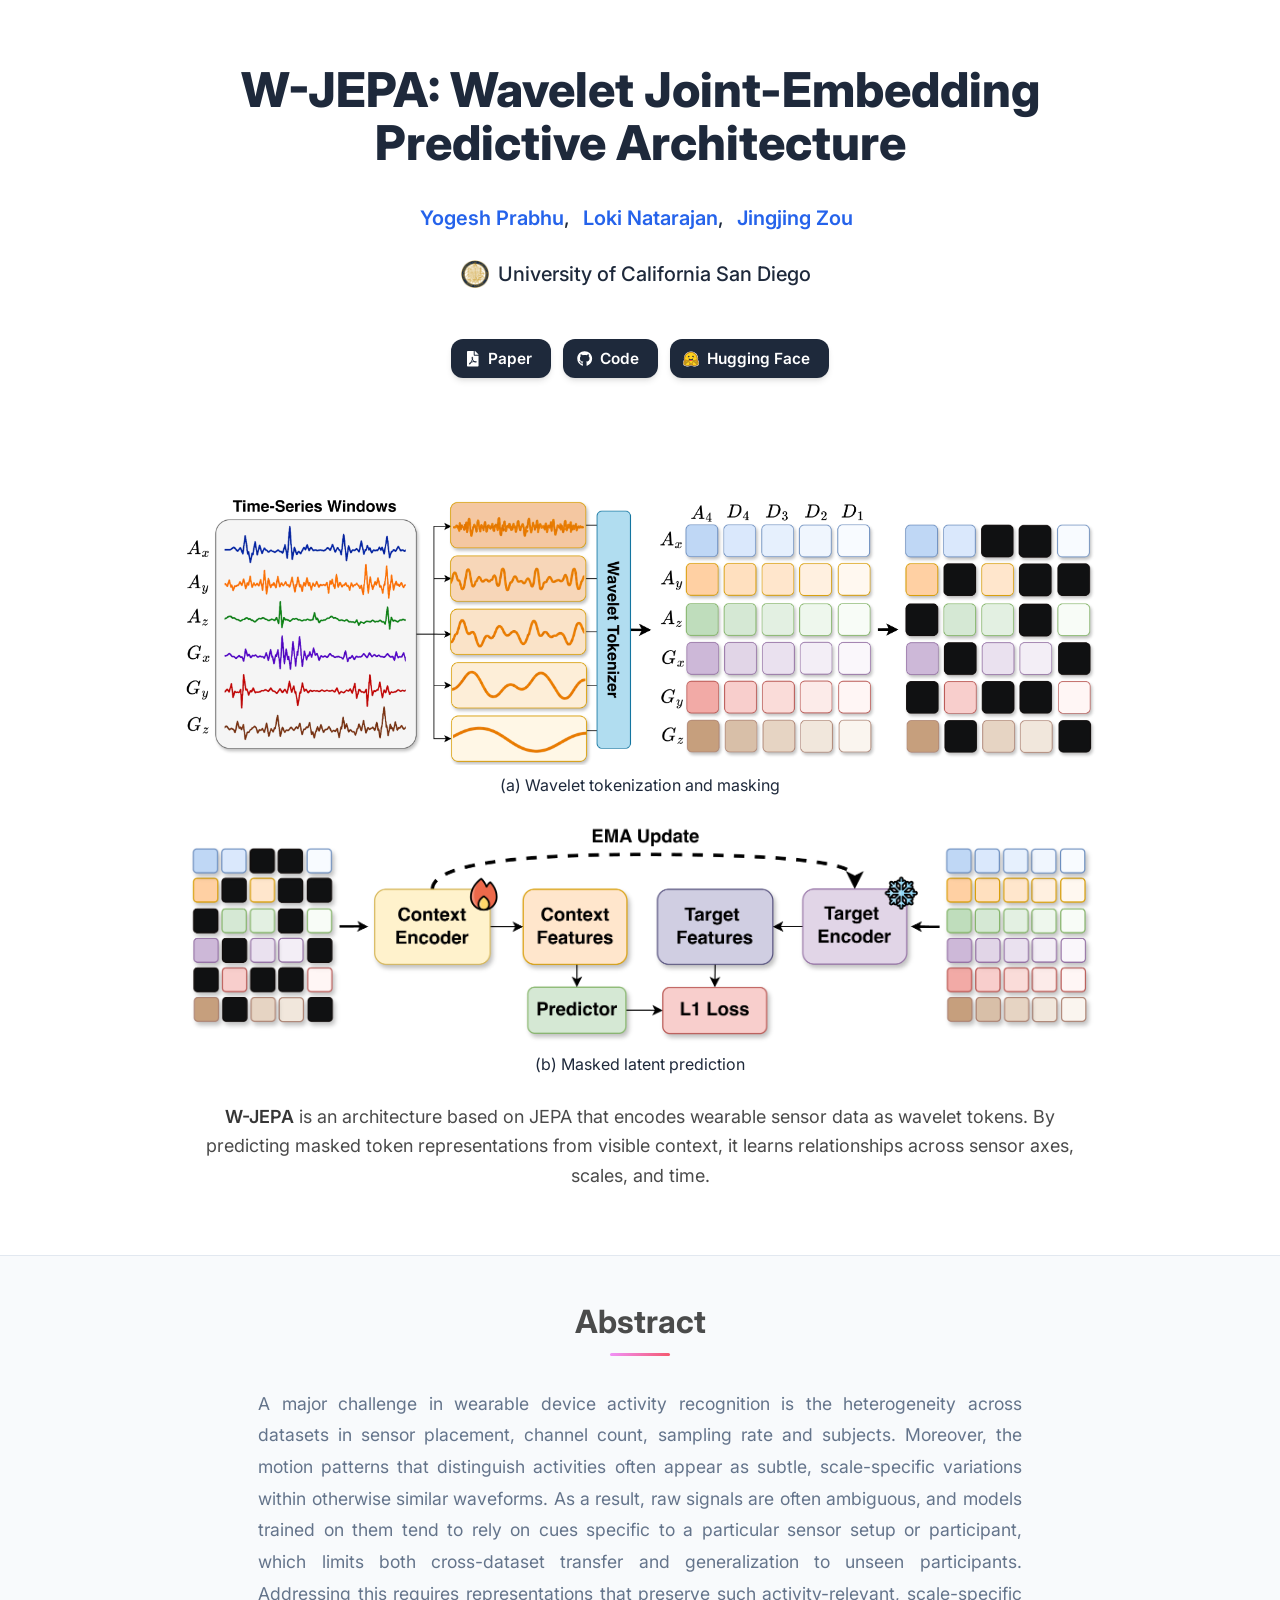
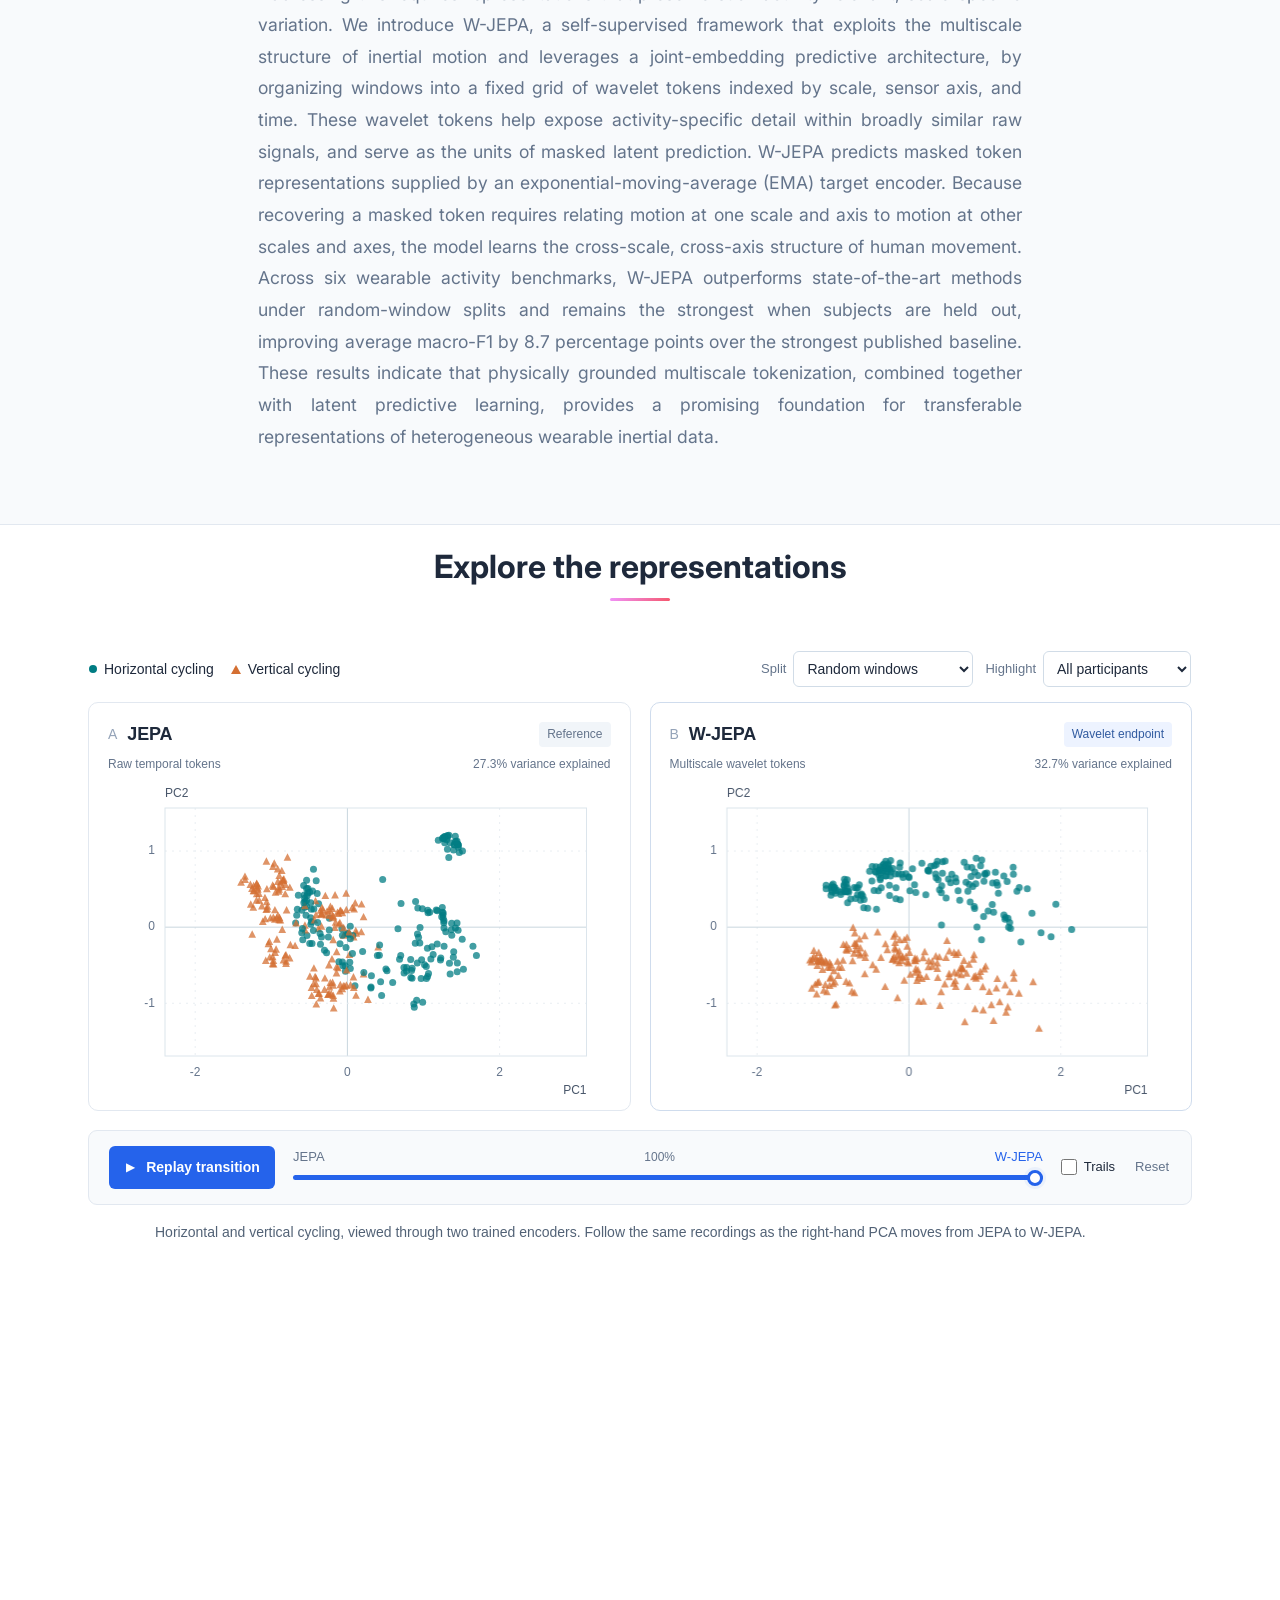
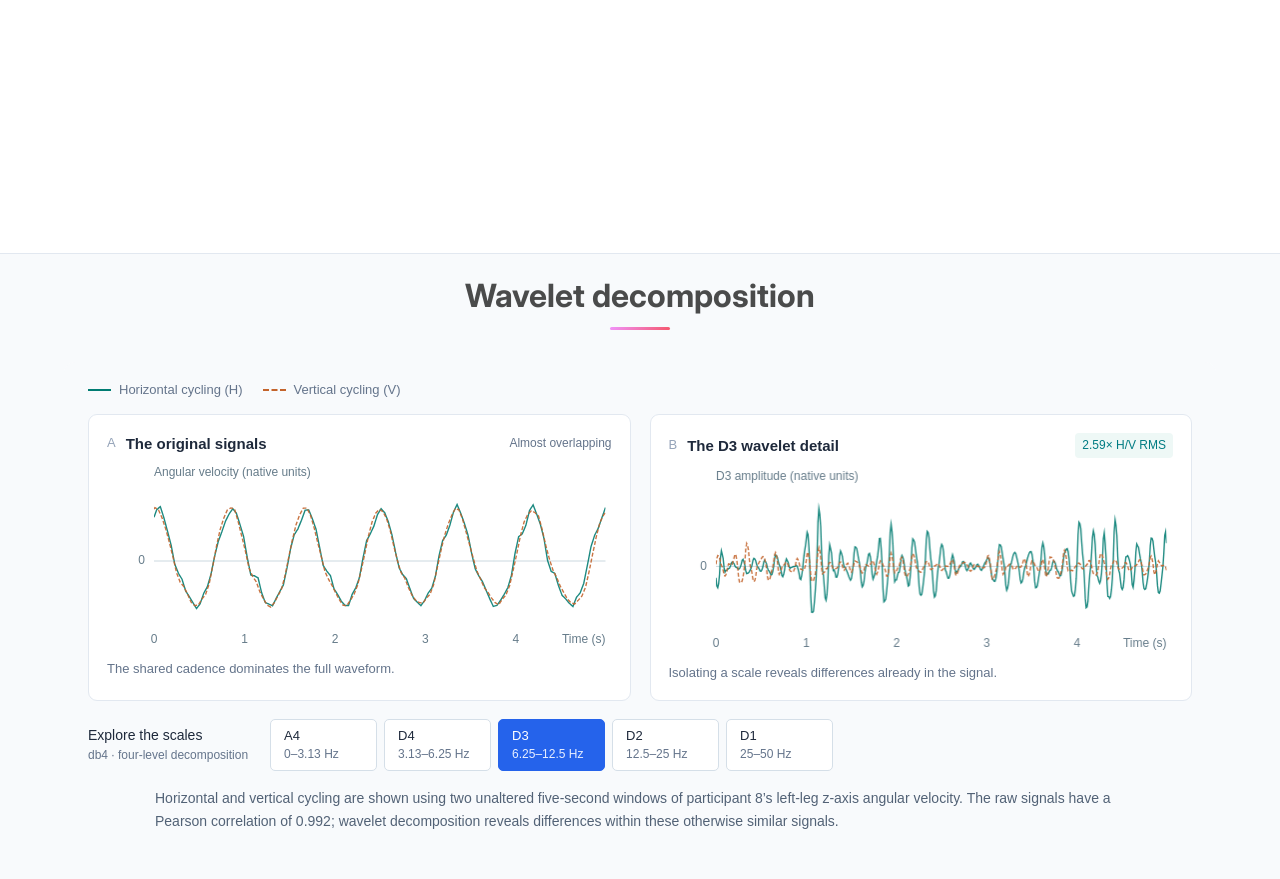
<file: index.html>
<!DOCTYPE html>
<html lang="en">
<head>
  <meta charset="utf-8">
  <meta name="viewport" content="width=device-width, initial-scale=1">
  <title>W-JEPA: Wavelet Joint-Embedding Predictive Architecture</title>
  <meta name="description" content="W-JEPA learns transferable wearable activity representations through wavelet tokenization and masked latent prediction across scales and sensor axes.">
  <meta name="author" content="Yogesh Prabhu, Loki Natarajan, Jingjing Zou">
  <meta name="keywords" content="W-JEPA, wavelets, wearable activity recognition, self-supervised learning, joint-embedding predictive architecture">
  <meta name="citation_title" content="W-JEPA: Wavelet Joint-Embedding Predictive Architecture for Wearable Activity Recognition">
  <meta name="citation_author" content="Prabhu, Yogesh">
  <meta name="citation_author" content="Natarajan, Loki">
  <meta name="citation_author" content="Zou, Jingjing">
  <meta name="theme-color" content="#2563eb">
  <meta property="og:type" content="article">
  <meta property="og:title" content="W-JEPA: Wavelet Joint-Embedding Predictive Architecture">
  <meta property="og:description" content="Wavelet tokens as the units of masked latent prediction for wearable activity recognition.">
  <link rel="icon" href="wave.svg" type="image/svg+xml" sizes="any">
  <link rel="preconnect" href="https://fonts.googleapis.com">
  <link rel="preconnect" href="https://fonts.gstatic.com" crossorigin>
  <link href="https://fonts.googleapis.com/css2?family=Inter:wght@400;500;600;700;800&display=swap" rel="stylesheet">
  <!-- Original Academic Project Page Template styles. -->
  <link rel="stylesheet" href="static/css/bulma.min.css">
  <link rel="stylesheet" href="static/css/index.css">
  <link rel="stylesheet" href="static/css/wjepa.css">
  <script defer src="static/js/fontawesome.all.min.js"></script>
  <script defer src="static/js/index.js"></script>
  <script defer src="embed.js"></script>
</head>
<body>
  <a class="skip-link" href="#main-content">Skip to content</a>
  <button class="scroll-to-top" id="scroll-to-top" title="Scroll to top" aria-label="Scroll to top"><i class="fas fa-chevron-up" aria-hidden="true"></i></button>
  <main id="main-content">
    <section class="hero">
      <div class="hero-body">
        <div class="container is-max-desktop">
          <div class="columns is-centered">
            <div class="column has-text-centered">
              <h1 class="title is-1 publication-title">W-JEPA: Wavelet Joint-Embedding Predictive Architecture</h1>
              <div class="is-size-5 publication-authors">
                <span class="author-block"><span class="author-name">Yogesh Prabhu</span>,</span>
                <span class="author-block"><span class="author-name">Loki Natarajan</span>,</span>
                <span class="author-block"><span class="author-name">Jingjing Zou</span></span>
              </div>
              <div class="is-size-5 publication-authors">
                <span class="author-block affiliation"><img class="institution-icon" src="static/images/ucsd-seal.png" width="28" height="28" alt=""><span>University of California San Diego</span></span>
              </div>
              <div class="column has-text-centered">
                <div class="publication-links">
                  <span class="link-block"><a href="https://arxiv.org/pdf/2610.19411" target="_blank" rel="noopener" title="Read the W-JEPA paper PDF" class="external-link button is-normal is-rounded is-dark"><span class="icon"><i class="fas fa-file-pdf" aria-hidden="true"></i></span><span>Paper</span></a></span>
                  <span class="link-block"><a href="https://github.com/Yogesh914/wjepa" target="_blank" rel="noopener" title="View the W-JEPA code on GitHub" class="external-link button is-normal is-rounded is-dark"><span class="icon"><i class="fab fa-github" aria-hidden="true"></i></span><span>Code</span></a></span>
                  <span class="link-block"><a href="https://huggingface.co/zou-research-lab/wjepa" target="_blank" rel="noopener" title="Download W-JEPA checkpoints on Hugging Face" class="external-link button is-normal is-rounded is-dark"><span class="icon" aria-hidden="true"><img class="brand-icon" src="static/images/huggingface.svg" width="20" height="20" alt=""></span><span>Hugging Face</span></a></span>
                </div>
                <p id="resource-status" class="resource-status" role="status" aria-live="polite"></p>
              </div>
            </div>
          </div>
        </div>
      </div>
    </section>

    <!-- Main paper figure replaces the template's teaser video. -->
    <section class="hero teaser" aria-label="W-JEPA architecture">
      <div class="container is-max-desktop">
        <div class="hero-body">
          <figure class="architecture-figure">
            <a href="static/images/wavelet-tokenization.png" target="_blank" rel="noopener" aria-label="Open the wavelet tokenization figure at full resolution"><img src="static/images/wavelet-tokenization.png" width="5737" height="1691" alt="Multichannel inertial windows pass through a fixed wavelet tokenizer to form a channel-by-band grid. Random channel–band token pairs are masked." fetchpriority="high"></a>
            <p class="panel-caption">(a) Wavelet tokenization and masking</p>
            <a href="static/images/jepa-architecture.png" target="_blank" rel="noopener" aria-label="Open the masked latent prediction figure at full resolution"><img src="static/images/jepa-architecture.png" width="3952" height="954" alt="Visible wavelet tokens enter a context encoder and predictor. An EMA target encoder supplies full-input latent targets for the masked positions, trained using an L1 loss."></a>
            <p class="panel-caption">(b) Masked latent prediction</p>
            <figcaption class="subtitle has-text-centered"><strong>W-JEPA</strong> is an architecture based on JEPA that encodes wearable sensor data as wavelet tokens. By predicting masked token representations from visible context, it learns relationships across sensor axes, scales, and time.</figcaption>
          </figure>
        </div>
      </div>
    </section>

    <section class="section hero is-light" id="abstract">
      <div class="container is-max-desktop">
        <div class="columns is-centered has-text-centered">
          <div class="column is-four-fifths">
            <h2 class="title is-3">Abstract</h2>
            <div class="content has-text-justified">
              <p>A major challenge in wearable device activity recognition is the heterogeneity across datasets in sensor placement, channel count, sampling rate and subjects. Moreover, the motion patterns that distinguish activities often appear as subtle, scale-specific variations within otherwise similar waveforms. As a result, raw signals are often ambiguous, and models trained on them tend to rely on cues specific to a particular sensor setup or participant, which limits both cross-dataset transfer and generalization to unseen participants. Addressing this requires representations that preserve such activity-relevant, scale-specific variation. We introduce W-JEPA, a self-supervised framework that exploits the multiscale structure of inertial motion and leverages a joint-embedding predictive architecture, by organizing windows into a fixed grid of wavelet tokens indexed by scale, sensor axis, and time. These wavelet tokens help expose activity-specific detail within broadly similar raw signals, and serve as the units of masked latent prediction. W-JEPA predicts masked token representations supplied by an exponential-moving-average (EMA) target encoder. Because recovering a masked token requires relating motion at one scale and axis to motion at other scales and axes, the model learns the cross-scale, cross-axis structure of human movement. Across six wearable activity benchmarks, W-JEPA outperforms state-of-the-art methods under random-window splits and remains the strongest when subjects are held out, improving average macro-F1 by 8.7 percentage points over the strongest published baseline. These results indicate that physically grounded multiscale tokenization, combined together with latent predictive learning, provides a promising foundation for transferable representations of heterogeneous wearable inertial data.</p>
            </div>
          </div>
        </div>
      </div>
    </section>

    <!-- The existing interactive visualization sits inside the project page. -->
    <section class="hero is-small" id="interactive">
      <div class="hero-body">
        <div class="container">
          <h2 class="title is-3 has-text-centered">Explore the representations</h2>
          <div class="interactive-figure-shell">
            <iframe data-wjepa-figure src="pca.html" title="Interactive JEPA and W-JEPA PCA comparison for DSADS cycling" loading="lazy" style="display:block;width:100%;height:760px;border:0;"></iframe>
          </div>
        </div>
      </div>
    </section>

    <section class="hero is-small is-light" id="wavelet-decomposition">
      <div class="hero-body">
        <div class="container">
          <h2 class="title is-3 has-text-centered">Wavelet decomposition</h2>
          <div class="interactive-figure-shell">
            <iframe data-wjepa-figure src="wavelet.html" title="Interactive DSADS cycling wavelet decomposition" loading="lazy" style="display:block;width:100%;height:640px;border:0;"></iframe>
          </div>
        </div>
      </div>
    </section>

    <section class="section" id="BibTeX">
      <div class="container is-max-desktop content">
        <div class="bibtex-header">
          <h2 class="title">BibTeX</h2>
          <button class="copy-bibtex-btn" id="copy-bibtex" title="Copy BibTeX to clipboard"><i class="fas fa-copy" aria-hidden="true"></i><span class="copy-text">Copy</span></button>
        </div>
        <pre id="bibtex-code"><code>@misc{prabhu2026wjepa,
  title={W-JEPA: Wavelet Joint-Embedding Predictive Architecture for Wearable Activity Recognition},
  author={Yogesh Prabhu and Loki Natarajan and Jingjing Zou},
  year={2026},
  note={Manuscript}
}</code></pre>
      </div>
    </section>
  </main>

  <footer class="footer">
    <div class="container">
      <div class="columns is-centered">
        <div class="column is-8">
          <div class="content">
            <p>This page was built using the <a href="https://github.com/eliahuhorwitz/Academic-project-page-template" target="_blank" rel="noopener">Academic Project Page Template</a> which was adopted from the <a href="https://nerfies.github.io" target="_blank" rel="noopener">Nerfies</a> project page. You are free to borrow the source code of this website, we just ask that you link back to this page in the footer.<br>This website is licensed under a <a rel="license noopener" href="https://creativecommons.org/licenses/by-sa/4.0/" target="_blank">Creative Commons Attribution-ShareAlike 4.0 International License</a>.</p>
          </div>
        </div>
      </div>
    </div>
  </footer>
</body>
</html>
</file>
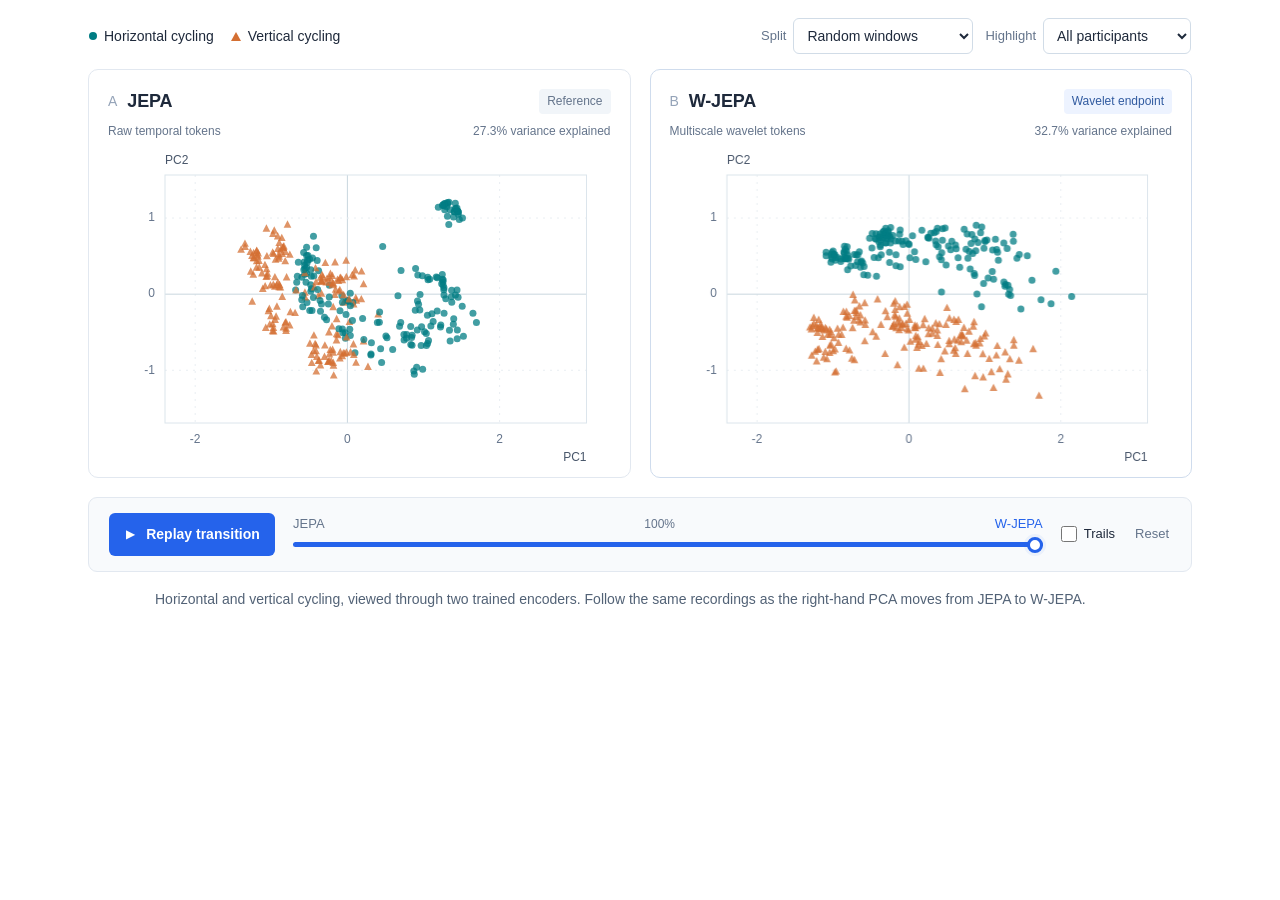
<file: pca.html>
<!doctype html>
<html lang="en"><head><meta charset="utf-8"><meta name="viewport" content="width=device-width, initial-scale=1">
<title>W-JEPA · Explore the representations</title>
<link rel="icon" href="wave.svg" type="image/svg+xml" sizes="any">
<link rel="stylesheet" href="styles.css">
</head><body class="embed-page" data-figure-view="pca">
<div class="wjepa-figure" id="wjepa-figure">
  <section class="representation-section" id="explorer" aria-label="DSADS cycling representations">
    <div class="figure-toolbar">
      <div class="legend" aria-label="Activities">
        <span class="legend-item"><span class="shape circle" aria-hidden="true"></span>Horizontal cycling</span>
        <span class="legend-item"><span class="shape triangle" aria-hidden="true"></span>Vertical cycling</span>
      </div>
      <div class="figure-filters">
        <label for="split">Split <select id="split"><option value="participant">Unseen participants</option><option value="window" selected>Random windows</option></select></label>
        <label for="participant">Highlight <select id="participant"><option value="all">All participants</option></select></label>
      </div>
    </div>
    <figure class="pca-figure" aria-describedby="pca-caption">
      <div class="plots">
        <section class="plot-panel" aria-labelledby="baseline-title">
          <div class="plot-header"><div><span class="panel-letter">A</span><h3 id="baseline-title">JEPA</h3></div><span class="panel-tag">Reference</span></div>
          <p class="plot-subtitle">Raw temporal tokens <span id="baseline-variance">27.3% variance explained</span></p>
          <div class="scatter-wrap"><canvas id="scatter-reference" tabindex="0" role="img" aria-label="Fixed JEPA PCA reference. Use arrow keys to inspect the same recordings in both panels."></canvas></div>
        </section>
        <section class="plot-panel moving-panel" aria-labelledby="stage-title">
          <div class="plot-header"><div><span class="panel-letter">B</span><h3 id="stage-title">JEPA</h3></div><span class="panel-tag animated-tag" id="stage-tag">Interactive</span></div>
          <p class="plot-subtitle"><span id="stage-subtitle">Raw temporal tokens</span><span id="variance">27.3% variance explained</span></p>
          <div class="scatter-wrap"><canvas id="scatter" tabindex="0" role="img" aria-label="Animated PCA of 360 cycling recordings. Circles show horizontal cycling, triangles show vertical cycling. Use arrow keys to inspect recordings; Escape clears selection."></canvas><div id="tooltip" class="plot-tooltip" role="tooltip" hidden></div></div>
        </section>
      </div>
      <div class="playback">
        <button id="play" class="play-button" type="button" aria-pressed="false"><span id="play-symbol" aria-hidden="true">▶</span><span id="play-label">Play transition</span></button>
        <div class="scrubber">
          <div class="endpoints"><button id="before" type="button" class="endpoint active">JEPA</button><output id="progress-value" for="progress">0%</output><button id="after" type="button" class="endpoint">W-JEPA</button></div>
          <label class="sr-only" for="progress">Transition from JEPA to W-JEPA</label><input id="progress" type="range" min="0" max="1000" value="0" step="1" aria-valuetext="JEPA, 0 percent">
        </div>
        <label class="trail-toggle"><input id="trails" type="checkbox"><span>Trails</span></label>
        <button id="reset" class="reset-button" type="button">Reset</button>
      </div>
      <figcaption class="figure-caption" id="pca-caption"><p>Horizontal and vertical cycling, viewed through two trained encoders. Follow the same recordings as the right-hand PCA moves from JEPA to W-JEPA.</p></figcaption>
    </figure>
    <div class="inspector" id="inspector" aria-live="polite" hidden><p id="inspector-text"></p><button type="button" id="clear-selection" hidden>Clear</button></div>
  </section>

  <div class="sr-only" id="announcer" aria-live="polite"></div>
</div>
<script src="data.js"></script>
<script src="app.js"></script>
</body></html>
</file>
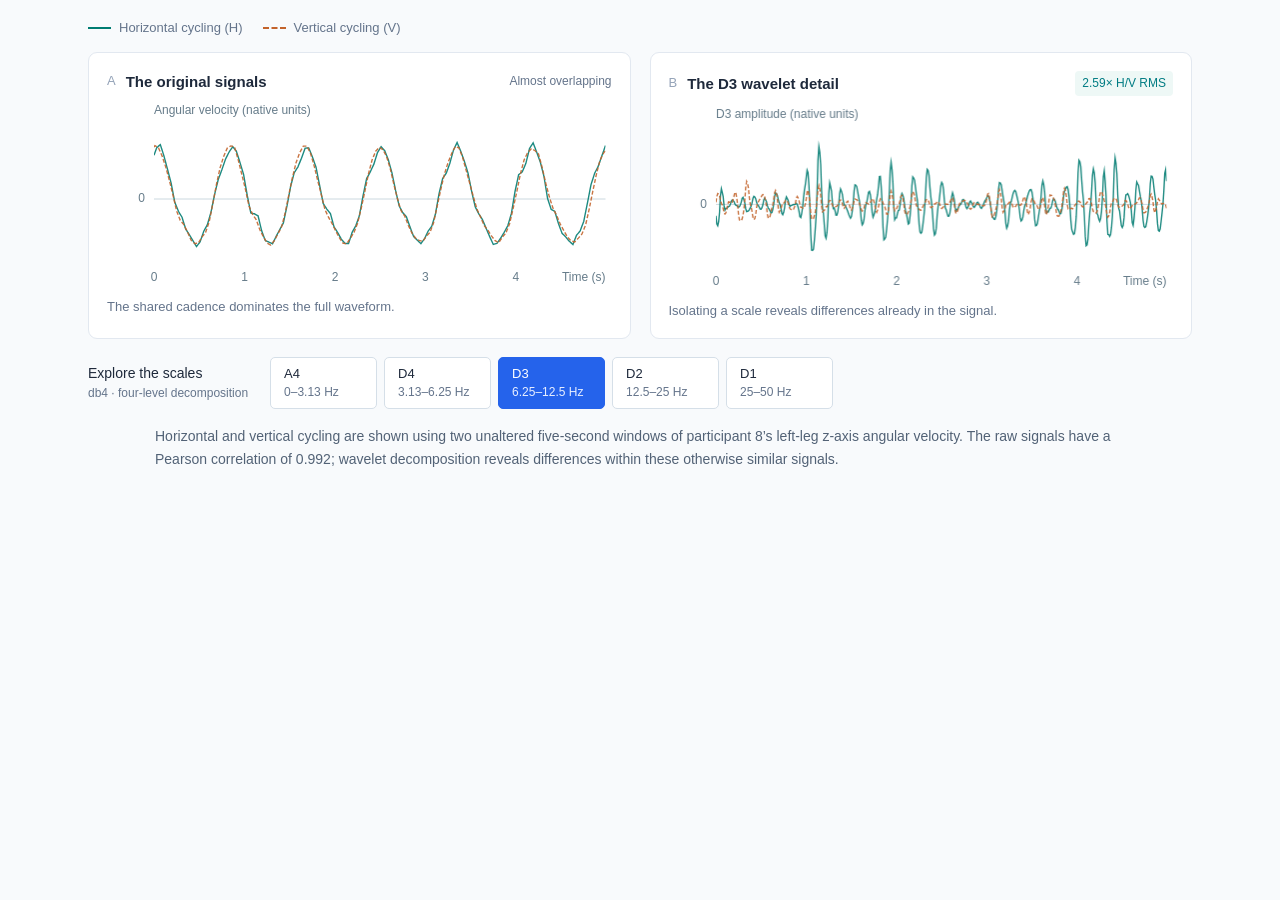
<file: wavelet.html>
<!doctype html>
<html lang="en"><head><meta charset="utf-8"><meta name="viewport" content="width=device-width, initial-scale=1">
<title>W-JEPA · Wavelet decomposition</title>
<link rel="icon" href="wave.svg" type="image/svg+xml" sizes="any">
<link rel="stylesheet" href="styles.css">
</head><body class="embed-page" data-figure-view="wavelet">
<div class="wjepa-figure" id="wjepa-figure">
      <section class="signal-section" aria-label="Wavelet decomposition">
        <figure aria-describedby="wavelet-caption">
        <div class="wave-legend" aria-label="Signal legend"><span><i class="wave-line horizontal-line" aria-hidden="true"></i>Horizontal cycling (H)</span><span><i class="wave-line vertical-line" aria-hidden="true"></i>Vertical cycling (V)</span></div>
        <div class="signal-grid">
          <article class="signal-card"><div class="signal-card-heading"><div><span class="number-label">A</span><h3>The original signals</h3></div><span class="signal-badge">Almost overlapping</span></div><div class="signal-plot"><canvas id="raw-signal" role="img" aria-label="Raw horizontal and vertical cycling signals from participant 8, showing nearly overlapping waveforms with Pearson correlation 0.992."></canvas></div><p class="signal-caption">The shared cadence dominates the full waveform.</p></article>
          <article class="signal-card"><div class="signal-card-heading"><div><span class="number-label">B</span><h3 id="band-heading">The D3 wavelet detail</h3></div><span class="signal-badge accent" id="detail-fold">2.59× RMS</span></div><div class="signal-plot"><canvas id="detail-signal" role="img" aria-label="Reconstructed db4 D3 component. Horizontal cycling has 2.59 times the RMS amplitude of vertical cycling in this selected pair."></canvas></div><p class="signal-caption" id="detail-caption">Isolating a scale reveals differences already in the signal.</p></article>
        </div>
        <div class="band-toolbar"><div class="band-label"><span>Explore the scales</span><small>db4 · four-level decomposition</small></div><div class="band-buttons" role="group" aria-label="Wavelet component"><button type="button" data-band="0" aria-pressed="false">A4 <small>0–3.13 Hz</small></button><button type="button" data-band="1" aria-pressed="false">D4 <small>3.13–6.25 Hz</small></button><button type="button" data-band="2" aria-pressed="true">D3 <small>6.25–12.5 Hz</small></button><button type="button" data-band="3" aria-pressed="false">D2 <small>12.5–25 Hz</small></button><button type="button" data-band="4" aria-pressed="false">D1 <small>25–50 Hz</small></button></div></div>
        <p class="signal-footnote" id="band-note" hidden></p>
        <figcaption class="figure-caption" id="wavelet-caption"><p>Horizontal and vertical cycling are shown using two unaltered five-second windows of participant 8’s left-leg z-axis angular velocity. The raw signals have a Pearson correlation of 0.992; wavelet decomposition reveals differences within these otherwise similar signals.</p></figcaption>
        </figure>
      </section>

  <div class="sr-only" id="announcer" aria-live="polite"></div>
</div>
<script src="data.js"></script>
<script src="app.js"></script>
</body></html>
</file>
<file: static/css/index.css>
/* Modern CSS Variables for consistent theming */
:root {
  --primary-color: #2563eb;
  --primary-hover: #1d4ed8;
  --secondary-color: #64748b;
  --accent-color: #0ea5e9;
  --text-primary: #1e293b;
  --text-secondary: #64748b;
  --text-light: #94a3b8;
  --background-primary: #ffffff;
  --background-secondary: #f8fafc;
  --background-accent: #f1f5f9;
  --border-color: #e2e8f0;
  --shadow-sm: 0 1px 2px 0 rgb(0 0 0 / 0.05);
  --shadow-md: 0 4px 6px -1px rgb(0 0 0 / 0.1), 0 2px 4px -2px rgb(0 0 0 / 0.1);
  --shadow-lg: 0 10px 15px -3px rgb(0 0 0 / 0.1), 0 4px 6px -4px rgb(0 0 0 / 0.1);
  --shadow-xl: 0 20px 25px -5px rgb(0 0 0 / 0.1), 0 8px 10px -6px rgb(0 0 0 / 0.1);
  --gradient-primary: linear-gradient(135deg, #667eea 0%, #764ba2 100%);
  --gradient-accent: linear-gradient(135deg, #f093fb 0%, #f5576c 100%);
  --gradient-subtle: linear-gradient(135deg, #ffecd2 0%, #fcb69f 100%);
  --border-radius: 12px;
  --border-radius-lg: 16px;
  --transition: all 0.3s cubic-bezier(0.4, 0, 0.2, 1);
}

/* Smooth scrolling for better UX */
html {
  scroll-behavior: smooth;
}

body {
  font-family: 'Inter', 'Segoe UI', -apple-system, BlinkMacSystemFont, sans-serif;
  color: var(--text-primary);
  line-height: 1.6;
  font-size: 16px;
  background-color: var(--background-primary);
  -webkit-font-smoothing: antialiased;
  -moz-osx-font-smoothing: grayscale;
}


/* Modern Button Styles */
.button {
  border-radius: var(--border-radius) !important;
  font-weight: 600 !important;
  transition: var(--transition) !important;
  border: 2px solid transparent !important;
  position: relative;
  overflow: hidden;
}

.button.is-dark {
  background: var(--text-primary) !important;
  border: none !important;
  color: white !important;
  box-shadow: var(--shadow-md);
}

.button.is-dark:hover {
  transform: translateY(-2px);
  box-shadow: var(--shadow-lg);
  background: var(--primary-color) !important;
}

.button.is-dark:active {
  transform: translateY(0);
  box-shadow: var(--shadow-md);
}

.footer .icon-link {
    font-size: 25px;
    color: var(--text-secondary);
    transition: var(--transition);
}

.footer .icon-link:hover {
    color: var(--primary-color);
    transform: translateY(-2px);
}

.link-block a {
    margin: 8px 4px;
}

.dnerf {
  font-variant: small-caps;
}


/* Hero Section Modernization */
.hero {
  position: relative;
  overflow: hidden;
}

.hero.is-light {
  background: var(--background-secondary);
  border-top: 1px solid var(--border-color);
  border-bottom: 1px solid var(--border-color);
}

.hero-body {
  padding: 4rem 1.5rem;
}

.teaser .hero-body {
  padding-top: 2rem;
  padding-bottom: 4rem;
}

.teaser {
  font-family: 'Inter', sans-serif;
}


/* Publication Content Styling */
.publication-title {
    font-family: 'Inter', sans-serif !important;
    font-weight: 800 !important;
    color: var(--text-primary) !important;
    margin-bottom: 2rem !important;
    line-height: 1.1 !important;
}

.publication-banner {
  max-height: 70vh;
  border-radius: var(--border-radius-lg);
  overflow: hidden;
  box-shadow: var(--shadow-xl);
  margin: 2rem 0;
}

.publication-banner video {
  position: relative;
  left: auto;
  top: auto;
  transform: none;
  object-fit: cover;
  width: 100%;
  height: 100%;
  border-radius: var(--border-radius-lg);
}

.publication-header .hero-body {
  padding: 6rem 1.5rem 4rem;
}

.publication-authors {
    font-family: 'Inter', sans-serif !important;
    font-weight: 500;
    margin-bottom: 1.5rem;
}

.publication-venue {
    color: var(--text-secondary);
    width: fit-content;
    font-weight: 600;
    background: var(--background-accent);
    padding: 0.5rem 1rem;
    border-radius: var(--border-radius);
    margin-top: 1rem;
    display: inline-block;
}

.publication-awards {
    color: #ef4444;
    width: fit-content;
    font-weight: 700;
    background: linear-gradient(135deg, #fef2f2, #fee2e2);
    padding: 0.5rem 1rem;
    border-radius: var(--border-radius);
    border-left: 4px solid #ef4444;
    margin-top: 1rem;
}

.publication-authors a {
   color: var(--primary-color) !important;
   text-decoration: none;
   font-weight: 600;
   transition: var(--transition);
   position: relative;
}

.publication-authors a::after {
    content: '';
    position: absolute;
    width: 0;
    height: 2px;
    bottom: -2px;
    left: 0;
    background: var(--gradient-accent);
    transition: var(--transition);
}

.publication-authors a:hover::after {
    width: 100%;
}

.publication-authors a:hover {
    color: var(--primary-hover) !important;
}

.author-block {
  display: inline-block;
  margin-right: 0.5rem;
}

.publication-banner img {
  border-radius: var(--border-radius-lg);
  box-shadow: var(--shadow-lg);
  transition: var(--transition);
}

.publication-banner img:hover {
  transform: scale(1.02);
  box-shadow: var(--shadow-xl);
}

/* Modern Video and Carousel Styling */
.publication-video {
    position: relative;
    width: 100%;
    height: 0;
    padding-bottom: 56.25%;
    overflow: hidden;
    border-radius: var(--border-radius-lg) !important;
    box-shadow: var(--shadow-xl);
    transition: var(--transition);
}

.publication-video:hover {
    transform: translateY(-4px);
    box-shadow: var(--shadow-xl);
}

.publication-video iframe {
    position: absolute;
    top: 0;
    left: 0;
    width: 100%;
    height: 100%;
    border-radius: var(--border-radius-lg);
}

.publication-body img {
  border-radius: var(--border-radius);
  box-shadow: var(--shadow-md);
  transition: var(--transition);
}

.publication-body img:hover {
  transform: translateY(-2px);
  box-shadow: var(--shadow-lg);
}

.results-carousel {
  overflow: hidden;
  padding: 1rem 0;
}

.results-carousel .item {
  margin: 1rem;
  overflow: hidden;
  padding: 1.5rem;
  font-size: 0;
  background: var(--background-primary);
  border-radius: var(--border-radius-lg);
  box-shadow: var(--shadow-md);
  transition: var(--transition);
  border: 1px solid var(--border-color);
}

.results-carousel .item:hover {
  transform: translateY(-4px);
  box-shadow: var(--shadow-lg);
}

.results-carousel .item img,
.results-carousel video {
  margin: 0;
  border-radius: var(--border-radius);
  width: 100%;
  height: auto;
}

.results-carousel .subtitle {
  font-size: 1rem !important;
  color: var(--text-secondary);
  margin-top: 1rem;
  font-weight: 500;
}

/* Pagination and Misc Improvements */
.slider-pagination .slider-page {
  background: var(--primary-color);
  border-radius: 50%;
  transition: var(--transition);
}

.slider-pagination .slider-page.is-active {
  background: var(--primary-hover);
  transform: scale(1.2);
}

.eql-cntrb { 
  font-size: 0.875rem;
  color: var(--text-light);
  font-style: italic;
}

/* Section Titles */
.title.is-3 {
  font-family: 'Inter', sans-serif !important;
  font-weight: 700 !important;
  color: var(--text-primary);
  margin-bottom: 2rem !important;
  position: relative;
  padding-bottom: 1rem;
}

.title.is-3::after {
  content: '';
  position: absolute;
  bottom: 0;
  left: 50%;
  transform: translateX(-50%);
  width: 60px;
  height: 3px;
  background: var(--gradient-accent);
  border-radius: 2px;
}

/* Content Improvements */
.content.has-text-justified {
  font-size: 1.1rem;
  line-height: 1.8;
  color: var(--text-secondary);
}

.content.has-text-justified p {
  margin-bottom: 1.5rem;
}

/* Footer Improvements */
.footer {
  background: var(--background-secondary);
  border-top: 1px solid var(--border-color);
  padding: 3rem 1.5rem;
}

.footer .content {
  color: var(--text-secondary);
  line-height: 1.7;
}

.footer a {
  color: var(--primary-color);
  text-decoration: none;
  transition: var(--transition);
}

.footer a:hover {
  color: var(--primary-hover);
  text-decoration: underline;
}

/* BibTeX Styling */
pre {
  background: var(--background-accent) !important;
  border: 1px solid var(--border-color) !important;
  border-radius: var(--border-radius) !important;
  padding: 1.5rem !important;
  font-size: 0.9rem !important;
  overflow-x: auto;
  box-shadow: var(--shadow-sm);
}

code {
  background: var(--background-accent) !important;
  color: var(--text-primary) !important;
  font-family: 'SF Mono', 'Monaco', 'Cascadia Code', 'Roboto Mono', monospace !important;
}

/* BibTeX Section Improvements */
.bibtex-header {
  display: flex;
  justify-content: space-between;
  align-items: center;
  margin-bottom: 1rem;
}

.copy-bibtex-btn {
  background: var(--primary-color);
  color: white;
  border: none;
  border-radius: var(--border-radius);
  padding: 0.75rem 1rem;
  font-size: 0.9rem;
  font-weight: 600;
  cursor: pointer;
  transition: var(--transition);
  display: inline-flex;
  align-items: center;
  gap: 0.5rem;
}

.copy-bibtex-btn:hover {
  background: var(--primary-hover);
  transform: translateY(-2px);
  box-shadow: var(--shadow-md);
}

.copy-bibtex-btn.copied {
  background: #10b981;
}

.copy-bibtex-btn.copied .copy-text::after {
  content: "ied!";
}

/* Scroll to Top Button */
.scroll-to-top {
  position: fixed;
  bottom: 2rem;
  right: 2rem;
  width: 50px;
  height: 50px;
  background: var(--primary-color);
  color: white;
  border: none;
  border-radius: 50%;
  cursor: pointer;
  opacity: 0;
  visibility: hidden;
  transition: var(--transition);
  z-index: 999;
  display: flex;
  align-items: center;
  justify-content: center;
  font-size: 1.2rem;
  box-shadow: var(--shadow-lg);
}

.scroll-to-top:hover {
  background: var(--primary-hover);
  transform: translateY(-3px);
  box-shadow: var(--shadow-xl);
}

.scroll-to-top.visible {
  opacity: 1;
  visibility: visible;
}


/* More Works Dropdown */
.more-works-container {
  position: fixed;
  top: 2rem;
  right: 2rem;
  z-index: 1000;
}

.more-works-btn {
  background: var(--background-primary);
  color: var(--text-primary);
  border: 2px solid var(--border-color);
  border-radius: var(--border-radius-lg);
  padding: 0.75rem 1.25rem;
  font-weight: 600;
  font-size: 0.9rem;
  box-shadow: var(--shadow-md);
  transition: var(--transition);
  cursor: pointer;
  text-decoration: none;
  display: inline-flex;
  align-items: center;
  gap: 0.5rem;
  font-family: 'Inter', sans-serif;
}

.more-works-btn:hover {
  transform: translateY(-2px);
  box-shadow: var(--shadow-lg);
  background: var(--background-secondary);
  border-color: var(--primary-color);
}

.more-works-btn .dropdown-arrow {
  transition: var(--transition);
  font-size: 0.8rem;
}

.more-works-btn.active .dropdown-arrow {
  transform: rotate(180deg);
}

.more-works-dropdown {
  position: absolute;
  top: calc(100% + 0.5rem);
  right: 0;
  width: 400px;
  max-width: 90vw;
  background: var(--background-primary);
  border: 1px solid var(--border-color);
  border-radius: var(--border-radius-lg);
  box-shadow: var(--shadow-xl);
  opacity: 0;
  visibility: hidden;
  transform: translateY(-10px);
  transition: var(--transition);
  max-height: 70vh;
  overflow-y: auto;
}

.more-works-dropdown.show {
  opacity: 1;
  visibility: visible;
  transform: translateY(0);
}

.dropdown-header {
  display: flex;
  justify-content: space-between;
  align-items: center;
  padding: 1.5rem 1.5rem 1rem;
  border-bottom: 1px solid var(--border-color);
}

.dropdown-header h4 {
  margin: 0;
  font-size: 1.1rem;
  font-weight: 700;
  color: var(--text-primary);
}

.close-btn {
  background: none;
  border: none;
  color: var(--text-secondary);
  cursor: pointer;
  padding: 0.5rem;
  border-radius: var(--border-radius);
  transition: var(--transition);
}

.close-btn:hover {
  background: var(--background-accent);
  color: var(--text-primary);
}

.works-list {
  padding: 1rem;
}

.work-item {
  display: flex;
  align-items: flex-start;
  justify-content: space-between;
  padding: 1rem;
  border-radius: var(--border-radius);
  text-decoration: none;
  color: inherit;
  transition: var(--transition);
  margin-bottom: 0.5rem;
}

.work-item:hover {
  background: var(--background-accent);
  transform: translateX(4px);
}

.work-info h5 {
  margin: 0 0 0.5rem 0;
  font-size: 1rem;
  font-weight: 500;
  color: var(--text-primary);
}

.work-info p {
  margin: 0 0 0.5rem 0;
  font-size: 0.9rem;
  color: var(--text-secondary);
  line-height: 1.4;
}

.work-venue {
  font-size: 0.8rem;
  color: var(--text-light);
  font-style: italic;
}

.work-item .fas {
  color: var(--text-light);
  font-size: 0.9rem;
  margin-top: 0.2rem;
  flex-shrink: 0;
}


/* Mobile Responsive Improvements */
@media screen and (max-width: 768px) {
  .hero-body {
    padding: 2rem 1rem;
  }
  
  .publication-header .hero-body {
    padding: 3rem 1rem 2rem;
  }
  
  .publication-title {
    font-size: 2.5rem !important;
    line-height: 1.2 !important;
    margin-bottom: 1.5rem !important;
  }
  
  .publication-authors {
    font-size: 1rem !important;
  }
  
  .button {
    margin: 0.25rem !important;
    font-size: 0.875rem !important;
    padding: 0.75rem 1rem !important;
  }
  
  .more-works-container {
    bottom: 2rem;
    right: 1rem;
    top: auto;
  }
  
  .more-works-btn {
    padding: 0.6rem 1rem;
    font-size: 0.8rem;
  }
  
  .more-works-dropdown {
    width: calc(100vw - 2rem);
    right: -1rem;
    bottom: calc(100% + 0.5rem);
    top: auto;
  }
  
  .results-carousel .item {
    margin: 0.5rem;
    padding: 1rem;
  }
  
  .teaser .hero-body {
    padding: 1rem;
  }
  
  .content.has-text-justified {
    font-size: 1rem;
  }
}

@media screen and (max-width: 480px) {
  .publication-title {
    font-size: 2rem !important;
  }
  
  .hero-body {
    padding: 1.5rem 0.75rem;
  }
  
  .more-works-container {
    position: fixed;
    bottom: 2rem;
    right: 1rem;
    z-index: 1000;
  }
  
  .more-works-btn {
    padding: 0.5rem 0.75rem;
    font-size: 0.75rem;
  }
  
  .more-works-dropdown {
    position: absolute;
    bottom: calc(100% + 0.5rem);
    right: 0;
    width: calc(100vw - 2rem);
    max-width: 90vw;
  }
  
  .link-block {
    display: block;
    margin-bottom: 0.5rem;
  }
  
  .button {
    width: 100%;
    justify-content: center;
  }
}

/* Tablet Responsive */
@media screen and (min-width: 769px) and (max-width: 1024px) {
  .hero-body {
    padding: 3rem 2rem;
  }
  
  .publication-header .hero-body {
    padding: 4rem 2rem 3rem;
  }
}

/* Animation for page load */
@keyframes fadeInUp {
  from {
    opacity: 0;
    transform: translateY(30px);
  }
  to {
    opacity: 1;
    transform: translateY(0);
  }
}

.hero, .section {
  animation: fadeInUp 0.6s ease-out;
}

/* Improved focus states for accessibility */
.button:focus,
.related-works-btn:focus,
a:focus {
  outline: 2px solid var(--primary-color);
  outline-offset: 2px;
}


/* Print styles */
@media print {
  .more-works-container {
    display: none;
  }
  
  .hero, .section {
    animation: none;
  }
  
  .button {
    background: transparent !important;
    color: var(--text-primary) !important;
    box-shadow: none !important;
  }
}
</file>
<file: static/css/wjepa.css>
/* W-JEPA content additions. The original template styles remain unchanged. */
.skip-link{position:absolute;top:-100px;left:16px;z-index:1001;background:white;padding:12px;color:#2563eb}
.skip-link:focus{top:12px}
.publication-authors .author-name{color:var(--primary-color);font-weight:600}
.publication-authors .affiliation{display:inline-flex;align-items:center;justify-content:center;gap:.55rem}
.publication-authors .institution-icon{display:block;width:28px;height:28px;object-fit:contain;flex-shrink:0}
.publication-links .brand-icon{display:block;width:20px;height:20px;object-fit:contain}
.resource-status{min-height:1.6em;font-size:.875rem;color:var(--text-secondary);margin:.4rem 0 -1.6rem}
.architecture-figure{margin:0;background:#fff}
.architecture-figure>a{display:block}
.architecture-figure img{display:block;width:100%;height:auto}
.architecture-figure .panel-caption{text-align:center;font-size:1rem;margin:.55rem 0 1.5rem;color:var(--text-primary)}
.architecture-figure .subtitle{font-size:1.125rem;line-height:1.65;margin-top:1.5rem}
.results-carousel .item img{height:470px;object-fit:contain;background:white}
.results-carousel .item>a{display:block}
.results-carousel .subtitle{line-height:1.65}
.paper-reference{display:block;margin-top:.3rem;font-size:.875rem;color:var(--text-light)}
.interactive-figure-shell{max-width:1200px;margin:0 auto;background:var(--background-secondary);border-radius:var(--border-radius);overflow:hidden}
#interactive,#interactive .interactive-figure-shell{background:var(--background-primary)}
.copy-bibtex-btn{font-family:inherit;cursor:pointer}
@media(max-width:768px){.results-carousel .item img{height:330px}.architecture-figure .subtitle{font-size:1rem}.architecture-figure .panel-caption{font-size:.875rem;margin-bottom:1.1rem}}
@media(max-width:480px){.results-carousel .item img{height:255px}.resource-status{margin-bottom:0}}
@media(prefers-reduced-motion:reduce){html{scroll-behavior:auto}.hero,.section{animation:none}.button,.results-carousel .item{transition:none!important}}
</file>
<file: styles.css>
@charset "UTF-8";
/* Academic page shell. Figure rules are scoped so Bulma and host styles remain intact. */
:root{color-scheme:light}
html{scroll-behavior:smooth;scroll-padding-top:28px}
body{margin:0;background:#fff;color:#1e293b;font:16px/1.6 Inter,'Segoe UI',-apple-system,BlinkMacSystemFont,sans-serif;-webkit-font-smoothing:antialiased}
.academic-page,.academic-page *,.academic-footer,.academic-footer *{box-sizing:border-box}
.academic-container{max-width:1200px;margin:0 auto;padding:0 32px}
.publication-header{text-align:center;max-width:960px;margin:auto;padding:65px 24px 52px}
.publication-category{font-size:14px;font-weight:500;color:#64748b;letter-spacing:.015em;margin:0 0 13px}
.publication-title{font-size:54px;line-height:1.1;font-weight:800;letter-spacing:-2px;margin:0 0 13px;color:#1e293b}
.publication-subtitle{font-size:30px;line-height:1.28;font-weight:600;letter-spacing:-.7px;margin:0;color:#334155}
.publication-links{display:flex;justify-content:center;gap:9px;flex-wrap:wrap;margin-top:26px}
.publication-button{display:inline-flex;align-items:center;justify-content:center;gap:10px;padding:9px 17px;border-radius:9px;background:#f1f5f9;color:#334155;text-decoration:none;font-size:14px;font-weight:600;transition:background .2s}
.publication-button.primary{background:#1e293b;color:white}
.publication-button:hover{background:#e2e8f0}
.publication-button.primary:hover{background:#2563eb}
.publication-button:focus-visible,.academic-footer a:focus-visible{outline:3px solid #2563eb;outline-offset:4px}
.teaser-section{padding:0 0 46px}
.academic-footer{background:#f8fafc;border-top:1px solid #e2e8f0;padding:27px 24px;text-align:center;font-size:13px;color:#64748b}
.academic-footer>div{max-width:830px;margin:auto}
.academic-footer p{margin:0 0 6px;line-height:1.7}
.academic-footer a{color:#2563eb;text-decoration:none}
.academic-footer a:hover{text-decoration:underline}
.skip-link{position:absolute;left:20px;top:-100px;z-index:5;background:white;padding:10px 14px;color:#2563eb}
.skip-link:focus{top:12px}
.embed-page{margin:0;padding:0;background:#f8fafc}
.embed-page[data-figure-view="pca"]{background:#fff}
.embed-page .wjepa-figure{max-width:1136px;margin:0 auto;padding:18px 16px;box-sizing:border-box}
.embed-page[data-figure-view="wavelet"] .signal-section{border-top:0;margin-top:0;padding-top:0}

/* Self-contained, template-compatible interactive figure. */
.wjepa-figure{--wj-ink:#1e293b;--wj-muted:#64748b;--wj-line:#e2e8f0;--wj-blue:#2563eb;--wj-teal:#007c83;--wj-orange:#d46f32;--wj-surface:#f8fafc;display:flow-root;min-width:0;color:var(--wj-ink);font:16px/1.6 Inter,'Segoe UI',-apple-system,BlinkMacSystemFont,sans-serif}
.wjepa-figure *,.wjepa-figure *:before,.wjepa-figure *:after{box-sizing:border-box}
.wjepa-figure p,.wjepa-figure h2,.wjepa-figure h3,.wjepa-figure figure{margin:0}
.wjepa-figure p{line-height:1.65}
.wjepa-figure button,.wjepa-figure input,.wjepa-figure select{font:inherit;box-shadow:none;letter-spacing:normal}
.wjepa-figure button{cursor:pointer;touch-action:manipulation;border:0;transition:background .18s,color .18s;color:inherit}
.wjepa-figure select,.wjepa-figure summary,.wjepa-figure a{cursor:pointer}
.wjepa-figure button:focus-visible,.wjepa-figure a:focus-visible,.wjepa-figure input:focus-visible,.wjepa-figure select:focus-visible,.wjepa-figure summary:focus-visible,.wjepa-figure canvas:focus-visible{outline:3px solid var(--wj-blue);outline-offset:4px}
.wjepa-figure [hidden]{display:none!important}
.wjepa-figure .sr-only{position:absolute;width:1px;height:1px;padding:0;margin:-1px;overflow:hidden;clip:rect(0,0,0,0);white-space:nowrap;border:0}
.wjepa-figure input[type=checkbox]{appearance:auto;accent-color:var(--wj-blue);width:16px;height:16px;margin:0;flex:0 0 auto;cursor:pointer}
.wjepa-figure select{appearance:auto;max-width:100%;border:1px solid #d1dce7;border-radius:6px;background:white;padding:7px 25px 7px 9px;color:var(--wj-ink);font-size:14px;line-height:1.45;min-height:36px}
.wjepa-figure .figure-heading{text-align:center;max-width:820px;margin:0 auto 27px}
.wjepa-figure .section-label{font-size:13px;color:var(--wj-blue);font-weight:600;margin-bottom:7px}
.wjepa-figure .figure-heading h2,.wjepa-figure .section-heading h2{font-size:29px;font-weight:700;line-height:1.25;letter-spacing:-.6px}
.wjepa-figure .figure-heading>p:last-child{font-size:16px;color:var(--wj-muted);margin-top:12px;line-height:1.65}
.wjepa-figure .figure-toolbar{display:flex;flex-wrap:wrap;justify-content:space-between;align-items:center;gap:14px;padding:0 1px 15px}
.wjepa-figure .legend{display:flex;align-items:center;flex-wrap:wrap;gap:17px;font-size:14px}
.wjepa-figure .legend-item{display:flex;align-items:center;gap:7px;min-height:32px}
.wjepa-figure .shape{display:inline-block;flex:0 0 auto}
.wjepa-figure .circle{width:8px;height:8px;border-radius:50%;background:var(--wj-teal)}
.wjepa-figure .triangle{width:0;height:0;border-left:5px solid transparent;border-right:5px solid transparent;border-bottom:9px solid var(--wj-orange)}
.wjepa-figure .figure-filters{display:flex;gap:12px;align-items:center;flex-wrap:wrap}
.wjepa-figure .figure-filters>label{display:flex;align-items:center;gap:7px;font-size:13px;color:var(--wj-muted)}
.wjepa-figure .plots{position:relative;display:grid;grid-template-columns:repeat(2,minmax(0,1fr));gap:19px}
.wjepa-figure .plot-panel{background:white;border:1px solid var(--wj-line);border-radius:10px;min-width:0;padding:19px 19px 8px}
.wjepa-figure .moving-panel{background:white;border-color:#cfdced}
.wjepa-figure .plot-header{display:flex;align-items:center;justify-content:space-between;gap:10px}
.wjepa-figure .plot-header>div{display:flex;gap:10px;align-items:center;min-width:0}
.wjepa-figure .plot-header h3{font-size:18px;line-height:1.35;font-weight:650;letter-spacing:-.2px}
.wjepa-figure .panel-letter{font-size:14px;color:#94a3b8;line-height:1.1;font-weight:500}
.wjepa-figure .panel-tag{font-size:12px;color:var(--wj-muted);background:#f1f5f9;padding:3px 8px;border-radius:4px;white-space:nowrap}
.wjepa-figure .animated-tag{background:#edf3ff;color:#315ba0}
.wjepa-figure .plot-subtitle{font-size:12px;color:var(--wj-muted);display:flex;align-items:center;justify-content:space-between;flex-wrap:wrap;gap:3px 10px;margin-top:6px;min-height:24px}
.wjepa-figure .scatter-wrap{position:relative;margin-top:6px}
.wjepa-figure .scatter-wrap canvas{display:block;width:100%;height:319px;cursor:crosshair;touch-action:pan-y}
.wjepa-figure .plot-tooltip{position:absolute;z-index:3;pointer-events:none;background:#fff;color:var(--wj-ink);padding:11px 13px;max-width:min(245px,95%);box-shadow:0 5px 20px #1e293b18;border:1px solid #d1dce7;border-radius:7px;font-size:13px;line-height:1.6}
.wjepa-figure .plot-tooltip strong{display:block;font-size:14px}
.wjepa-figure .plot-tooltip small{display:block;font-size:12px;color:var(--wj-muted)}
.wjepa-figure .plot-empty{position:absolute;inset:60px 0 40px;z-index:1;display:grid;place-items:center;color:var(--wj-muted);padding:20px;background:#ffffffbd;pointer-events:none;text-align:center;font-size:14px}
.wjepa-figure .playback{display:flex;align-items:center;gap:18px;margin-top:19px;padding:15px 20px;border:1px solid var(--wj-line);border-radius:9px;background:var(--wj-surface)}
.wjepa-figure .play-button{display:flex;align-items:center;justify-content:center;gap:9px;background:var(--wj-blue);color:white;border-radius:6px;padding:10px 15px;font-size:14px;font-weight:550;white-space:nowrap;min-width:166px;min-height:40px}
.wjepa-figure .play-button:hover{background:#1d4ed8}
.wjepa-figure .play-button>span:first-child{width:13px;font-size:12px}
.wjepa-figure .scrubber{flex:1;min-width:130px}
.wjepa-figure .endpoints{display:flex;align-items:center;justify-content:space-between;gap:7px;margin-bottom:7px}
.wjepa-figure .endpoint{background:none;color:var(--wj-muted);font-size:13px;line-height:1.25;padding:2px 0;font-weight:500}
.wjepa-figure .endpoint.active{color:var(--wj-blue)}
.wjepa-figure output{font-size:12px;color:var(--wj-muted);font-variant-numeric:tabular-nums;line-height:1}
.wjepa-figure input[type=range]{width:100%;display:block;height:5px;appearance:none;-webkit-appearance:none;border:0;border-radius:4px;background:linear-gradient(to right,var(--wj-blue) 0%,var(--wj-blue) var(--progress,0%),#d5dfe9 var(--progress,0%),#d5dfe9 100%);margin:8px 0;cursor:ew-resize}
.wjepa-figure input[type=range]::-webkit-slider-thumb{appearance:none;-webkit-appearance:none;width:16px;height:16px;border:3px solid var(--wj-blue);border-radius:50%;background:white;box-shadow:0 0 0 3px #2563eb0f}
.wjepa-figure input[type=range]::-moz-range-thumb{width:12px;height:12px;border:3px solid var(--wj-blue);border-radius:50%;background:white}
.wjepa-figure .trail-toggle{display:flex;align-items:center;gap:7px;font-size:13px;cursor:pointer}
.wjepa-figure .reset-button{padding:9px 2px;font-size:13px;background:transparent;color:var(--wj-muted)}
.wjepa-figure .reset-button:hover{color:var(--wj-blue)}
.wjepa-figure .figure-caption{margin:16px auto 0;max-width:970px;font-size:14px;line-height:1.75;color:#526276;text-align:left}
.wjepa-figure .figure-caption strong{font-weight:650;color:var(--wj-ink)}
.wjepa-figure .inspector{display:flex;align-items:center;justify-content:space-between;gap:12px;margin-top:10px;padding:10px 13px;background:#f8fafc;border-radius:5px;font-size:12px;color:var(--wj-muted);min-height:40px}
.wjepa-figure .inspector strong{font-weight:550;color:var(--wj-ink)}
.wjepa-figure .inspector button{font-size:12px;background:transparent;color:var(--wj-blue);padding:3px;white-space:nowrap}
.wjepa-figure .evaluation-summary{display:grid;grid-template-columns:240px minmax(0,1fr);gap:30px;align-items:center;max-width:950px;margin:27px auto 0}
.wjepa-figure .evaluation-label h3{font-size:15px;font-weight:600;line-height:1.45}
.wjepa-figure .evaluation-label p{font-size:12px;color:var(--wj-muted);margin-top:4px}
.wjepa-figure .table-scroll{min-width:0}
.wjepa-figure .evaluation-table{border-collapse:collapse;table-layout:auto;width:100%;font-size:14px;line-height:1.5;background:transparent}
.wjepa-figure .evaluation-table th,.wjepa-figure .evaluation-table td{padding:8px 10px;text-align:right;border:0;border-bottom:1px solid var(--wj-line);font-variant-numeric:tabular-nums;background:transparent;color:var(--wj-ink);vertical-align:middle}
.wjepa-figure .evaluation-table th:first-child{text-align:left}
.wjepa-figure .evaluation-table thead th{font-size:12px;color:var(--wj-muted);font-weight:500}
.wjepa-figure .evaluation-table tbody th{font-weight:500}
.wjepa-figure .evaluation-table tbody tr:last-child th,.wjepa-figure .evaluation-table tbody tr:last-child td{font-weight:650;border-bottom:0}
.wjepa-figure .evaluation-table tbody tr:last-child td{color:var(--wj-teal)}
.wjepa-figure .evaluation-table small{font-size:12px}
.wjepa-figure .split-note{max-width:950px;margin:10px auto 0;font-size:12px;line-height:1.65;color:var(--wj-muted)}
.wjepa-figure .signal-section{border-top:1px solid var(--wj-line);margin-top:44px;padding-top:35px}
.wjepa-figure .section-heading{display:flex;align-items:center;justify-content:space-between;gap:24px;margin-bottom:18px}
.wjepa-figure .section-heading h2{font-size:26px}
.wjepa-figure .section-heading p:last-child{font-size:14px;color:var(--wj-muted);margin-top:8px}
.wjepa-figure .correlation{text-align:right;flex:0 0 auto}
.wjepa-figure .correlation strong{font-size:31px;font-weight:600;letter-spacing:-1px;line-height:1.1;font-variant-numeric:tabular-nums}
.wjepa-figure .correlation span{display:block;font-size:12px;color:var(--wj-muted);margin-top:5px}
.wjepa-figure .wave-legend{display:flex;flex-wrap:wrap;gap:20px;margin:0 0 13px;font-size:13px;color:var(--wj-muted)}
.wjepa-figure .wave-legend>span{display:flex;align-items:center;gap:8px}
.wjepa-figure .wave-line{display:inline-block;width:23px;border-top:2px solid #007c72}
.wjepa-figure .vertical-line{border-color:#c3632b;border-top-style:dashed}
.wjepa-figure .signal-grid{display:grid;grid-template-columns:repeat(2,minmax(0,1fr));gap:19px}
.wjepa-figure .signal-card{background:white;border:1px solid var(--wj-line);border-radius:9px;min-width:0;overflow:hidden}
.wjepa-figure .signal-card-heading{display:flex;align-items:center;justify-content:space-between;gap:10px;padding:18px 18px 0}
.wjepa-figure .signal-card-heading>div{display:flex;align-items:center;gap:10px;min-width:0}
.wjepa-figure .signal-card h3{font-size:15px;font-weight:600;line-height:1.4}
.wjepa-figure .number-label{font-size:13px;color:#94a3b8}
.wjepa-figure .signal-badge{font-size:12px;color:var(--wj-muted);white-space:nowrap}
.wjepa-figure .signal-badge.accent{font-size:12px;color:var(--wj-teal);background:#eef8f6;padding:3px 7px;border-radius:4px}
.wjepa-figure .signal-plot{margin:5px 8px 0}
.wjepa-figure .signal-plot canvas{display:block;width:100%;height:200px}
.wjepa-figure .signal-caption{padding:0 18px 16px;font-size:13px;line-height:1.6;color:var(--wj-muted)}
.wjepa-figure .band-toolbar{display:flex;align-items:center;gap:22px;margin-top:18px}
.wjepa-figure .band-label{font-size:14px;flex:0 0 auto;line-height:1.5}
.wjepa-figure .band-label small{display:block;color:var(--wj-muted);font-size:12px}
.wjepa-figure .band-buttons{display:flex;flex-wrap:wrap;gap:7px}
.wjepa-figure .band-buttons button{font-size:13px;border:1px solid #d5dfe8;border-radius:5px;background:white;padding:7px 13px;min-width:107px;line-height:1.4;text-align:left}
.wjepa-figure .band-buttons small{display:block;font-size:12px;color:var(--wj-muted);margin-top:1px}
.wjepa-figure .band-buttons button[aria-pressed=true]{color:white;background:var(--wj-blue);border-color:var(--wj-blue)}
.wjepa-figure .band-buttons button[aria-pressed=true] small{color:#e8efff}
.wjepa-figure .band-buttons button:hover:not([aria-pressed=true]){background:#f1f5f9}
.wjepa-figure .signal-footnote{font-size:12px;color:var(--wj-muted);margin-top:14px;line-height:1.7}
.wjepa-figure .methods{border-top:1px solid var(--wj-line);padding-top:24px;margin-top:34px}
.wjepa-figure .methods-heading h3{font-size:18px;font-weight:600;line-height:1.4;margin-bottom:11px}
.wjepa-figure .methods details{border-bottom:1px solid var(--wj-line)}
.wjepa-figure .methods summary{padding:13px 1px;display:flex;align-items:center;gap:12px;font-size:14px;font-weight:500;list-style:none}
.wjepa-figure .methods summary::-webkit-details-marker{display:none}
.wjepa-figure .methods summary>span{color:#94a3b8;font-size:12px;font-weight:400}
.wjepa-figure .methods summary:after{content:'+';font-size:20px;color:var(--wj-muted);font-weight:350;line-height:1;margin-left:auto}
.wjepa-figure .methods details[open] summary:after{content:'−'}
.wjepa-figure .method-content{max-width:960px;padding:0 16px 17px 31px}
.wjepa-figure .method-content p{font-size:14px;color:var(--wj-muted);line-height:1.8;margin:0 0 11px}
.wjepa-figure .method-content p:last-child{margin-bottom:0}
.wjepa-figure .method-content code{font-size:12px;background:#f1f5f9;color:#475569;padding:1px 3px;overflow-wrap:anywhere}
.wjepa-figure .method-content a{color:var(--wj-blue);text-underline-offset:3px}
.wjepa-figure .projection-evidence{display:flex;gap:15px 30px;flex-wrap:wrap;margin:15px 0;padding:12px 0;border-block:1px solid var(--wj-line);font-size:12px;color:var(--wj-muted)}
.wjepa-figure .projection-evidence strong{display:block;font-size:15px;font-weight:550;color:var(--wj-ink);margin-top:2px}

@media(max-width:1024px){
 .academic-container{padding:0 24px}
 .wjepa-figure .figure-toolbar{gap:9px}
 .wjepa-figure .figure-filters{gap:10px}
 .wjepa-figure .plot-panel{padding:16px 14px 7px}
 .wjepa-figure .plot-header h3{font-size:16px}
 .wjepa-figure .plot-subtitle{display:block;min-height:40px}
 .wjepa-figure .plot-subtitle>span:last-child{display:block}
 .wjepa-figure .scatter-wrap canvas{height:299px}
 .wjepa-figure .evaluation-summary{grid-template-columns:220px minmax(0,1fr);gap:20px}
 .wjepa-figure .signal-card-heading{flex-wrap:wrap;min-height:59px;gap:4px 12px;padding:15px 15px 0}
 .wjepa-figure .band-toolbar{flex-direction:column;align-items:flex-start;gap:10px}
 .wjepa-figure .band-buttons{width:100%}
 .wjepa-figure .band-buttons button{flex:1}
}
@media(max-width:700px){
 .publication-header{padding:39px 20px 36px}
 .publication-title{font-size:43px;letter-spacing:-1.4px}
 .publication-subtitle{font-size:24px;letter-spacing:-.4px}
 .publication-category{font-size:13px}
 .publication-links{gap:7px;margin-top:20px}
 .publication-button{font-size:13px;padding:8px 12px}
 .academic-container{padding:0 18px}
 .wjepa-figure .figure-heading{margin-bottom:22px}
 .wjepa-figure .figure-heading h2{font-size:25px;letter-spacing:-.4px}
 .wjepa-figure .figure-heading>p:last-child{font-size:15px}
 .wjepa-figure .desktop-break{display:none}
 .wjepa-figure .figure-toolbar{align-items:flex-start;flex-direction:column;gap:10px}
 .wjepa-figure .figure-filters{width:100%;gap:8px}
 .wjepa-figure .figure-filters>label{flex:1;flex-direction:column;align-items:flex-start;gap:4px;font-size:12px;min-width:0}
 .wjepa-figure .figure-filters select{width:100%;font-size:14px}
 .wjepa-figure .legend{font-size:13px;gap:15px}
 .wjepa-figure .plots{gap:13px;grid-template-columns:1fr}
 .wjepa-figure .plot-panel{padding:17px 15px 8px}
 .wjepa-figure .plot-header h3{font-size:18px}
 .wjepa-figure .plot-subtitle{display:flex;min-height:24px}
 .wjepa-figure .plot-subtitle>span:last-child{display:inline}
 .wjepa-figure .scatter-wrap canvas{height:282px}
 .wjepa-figure .playback{flex-wrap:wrap;gap:12px;padding:13px 14px;margin-top:15px}
 .wjepa-figure .play-button{min-width:155px;font-size:13px;order:1;padding:9px 12px}
 .wjepa-figure .scrubber{order:0;flex-basis:100%}
 .wjepa-figure .trail-toggle{order:2;margin-left:auto;font-size:13px}
 .wjepa-figure .reset-button{order:3;font-size:13px}
 .wjepa-figure .figure-caption{font-size:13px;line-height:1.75;margin-top:15px}
 .wjepa-figure .inspector{font-size:12px;padding:10px}
 .wjepa-figure .evaluation-summary{display:block;margin-top:23px}
 .wjepa-figure .evaluation-label{margin-bottom:9px}
 .wjepa-figure .evaluation-table{font-size:13px}
 .wjepa-figure .evaluation-table th,.wjepa-figure .evaluation-table td{padding:7px 4px}
 .wjepa-figure .evaluation-table thead th{font-size:12px}
 .wjepa-figure .split-note{font-size:12px;margin-top:7px}
 .wjepa-figure .signal-section{margin-top:31px;padding-top:27px}
 .wjepa-figure .section-heading{gap:15px;align-items:flex-start;margin-bottom:15px}
 .wjepa-figure .section-heading h2{font-size:23px;letter-spacing:-.4px}
 .wjepa-figure .section-heading p:last-child{font-size:13px}
 .wjepa-figure .section-label{font-size:12px}
 .wjepa-figure .correlation{padding-top:27px}
 .wjepa-figure .correlation strong{font-size:25px}
 .wjepa-figure .correlation span{font-size:12px;line-height:1.35;max-width:90px}
 .wjepa-figure .signal-grid{grid-template-columns:1fr;gap:13px}
 .wjepa-figure .signal-card-heading{flex-wrap:nowrap;min-height:0;padding:16px 14px 0}
 .wjepa-figure .signal-card h3{font-size:14px}
 .wjepa-figure .signal-badge{font-size:12px;white-space:normal;text-align:right}
 .wjepa-figure .signal-plot canvas{height:192px}
 .wjepa-figure .signal-caption{font-size:12px;padding:0 14px 14px}
 .wjepa-figure .wave-legend{font-size:12px;gap:15px}
 .wjepa-figure .band-buttons{display:grid;grid-template-columns:repeat(3,minmax(0,1fr));gap:7px}
 .wjepa-figure .band-buttons button{min-width:0;padding:7px 9px}
 .wjepa-figure .signal-footnote{font-size:12px}
 .wjepa-figure .methods{margin-top:27px;padding-top:22px}
 .wjepa-figure .methods-heading h3{font-size:17px}
 .wjepa-figure .methods summary{font-size:14px;gap:9px}
 .wjepa-figure .method-content{padding-left:23px;padding-right:0}
 .wjepa-figure .method-content p{font-size:13px}
 .academic-footer{font-size:12px;padding:24px 20px}
}
@media(max-width:370px){
 .wjepa-figure .playback{gap:10px}
 .wjepa-figure .play-button{min-width:0;flex:1}
 .wjepa-figure .panel-tag{font-size:12px;padding:2px 5px}
 .wjepa-figure .plot-header h3{font-size:16px}
 .wjepa-figure .legend{gap:8px;font-size:12px}
 .wjepa-figure .legend-item{gap:5px}
 .wjepa-figure .section-heading{flex-wrap:wrap}
 .wjepa-figure .correlation{padding-top:0;text-align:left;display:flex;align-items:center;gap:9px}
 .wjepa-figure .correlation span{max-width:none;margin:0}
}
@media(prefers-reduced-motion:reduce){html{scroll-behavior:auto}.wjepa-figure *,.publication-button{transition:none!important}}
@media print{
 .publication-links,.wjepa-figure .figure-toolbar,.wjepa-figure .playback,.wjepa-figure .inspector,.wjepa-figure .band-toolbar,.wjepa-figure .methods{display:none}
 .publication-header{padding:20px}.publication-title{font-size:32px}.publication-subtitle{font-size:22px}
 .academic-container{padding:0}.wjepa-figure .plots,.wjepa-figure .signal-grid{grid-template-columns:repeat(2,minmax(0,1fr))}
 .wjepa-figure .pca-figure,.wjepa-figure .signal-section{break-inside:avoid}
 .wjepa-figure .scatter-wrap canvas{height:290px}.wjepa-figure .signal-plot canvas{height:180px}
 .academic-footer{font-size:12px}
}
</file>
